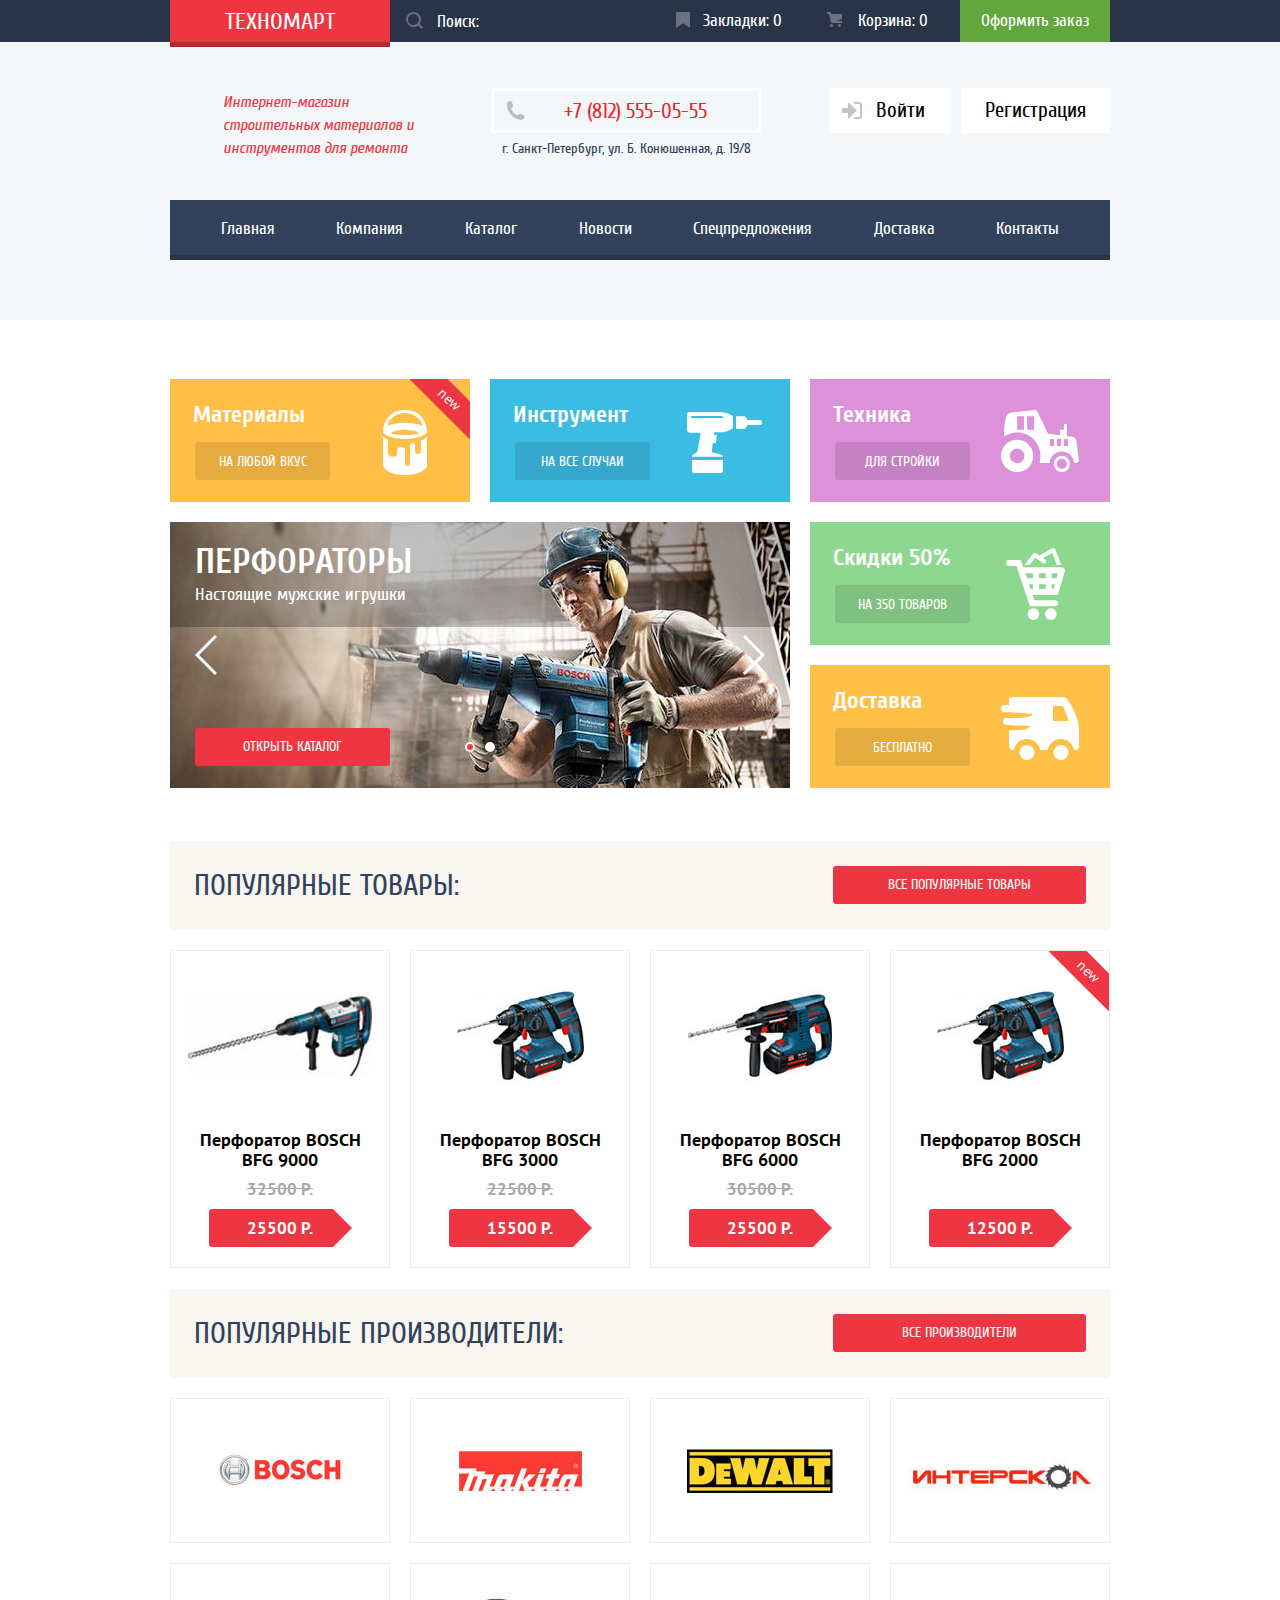
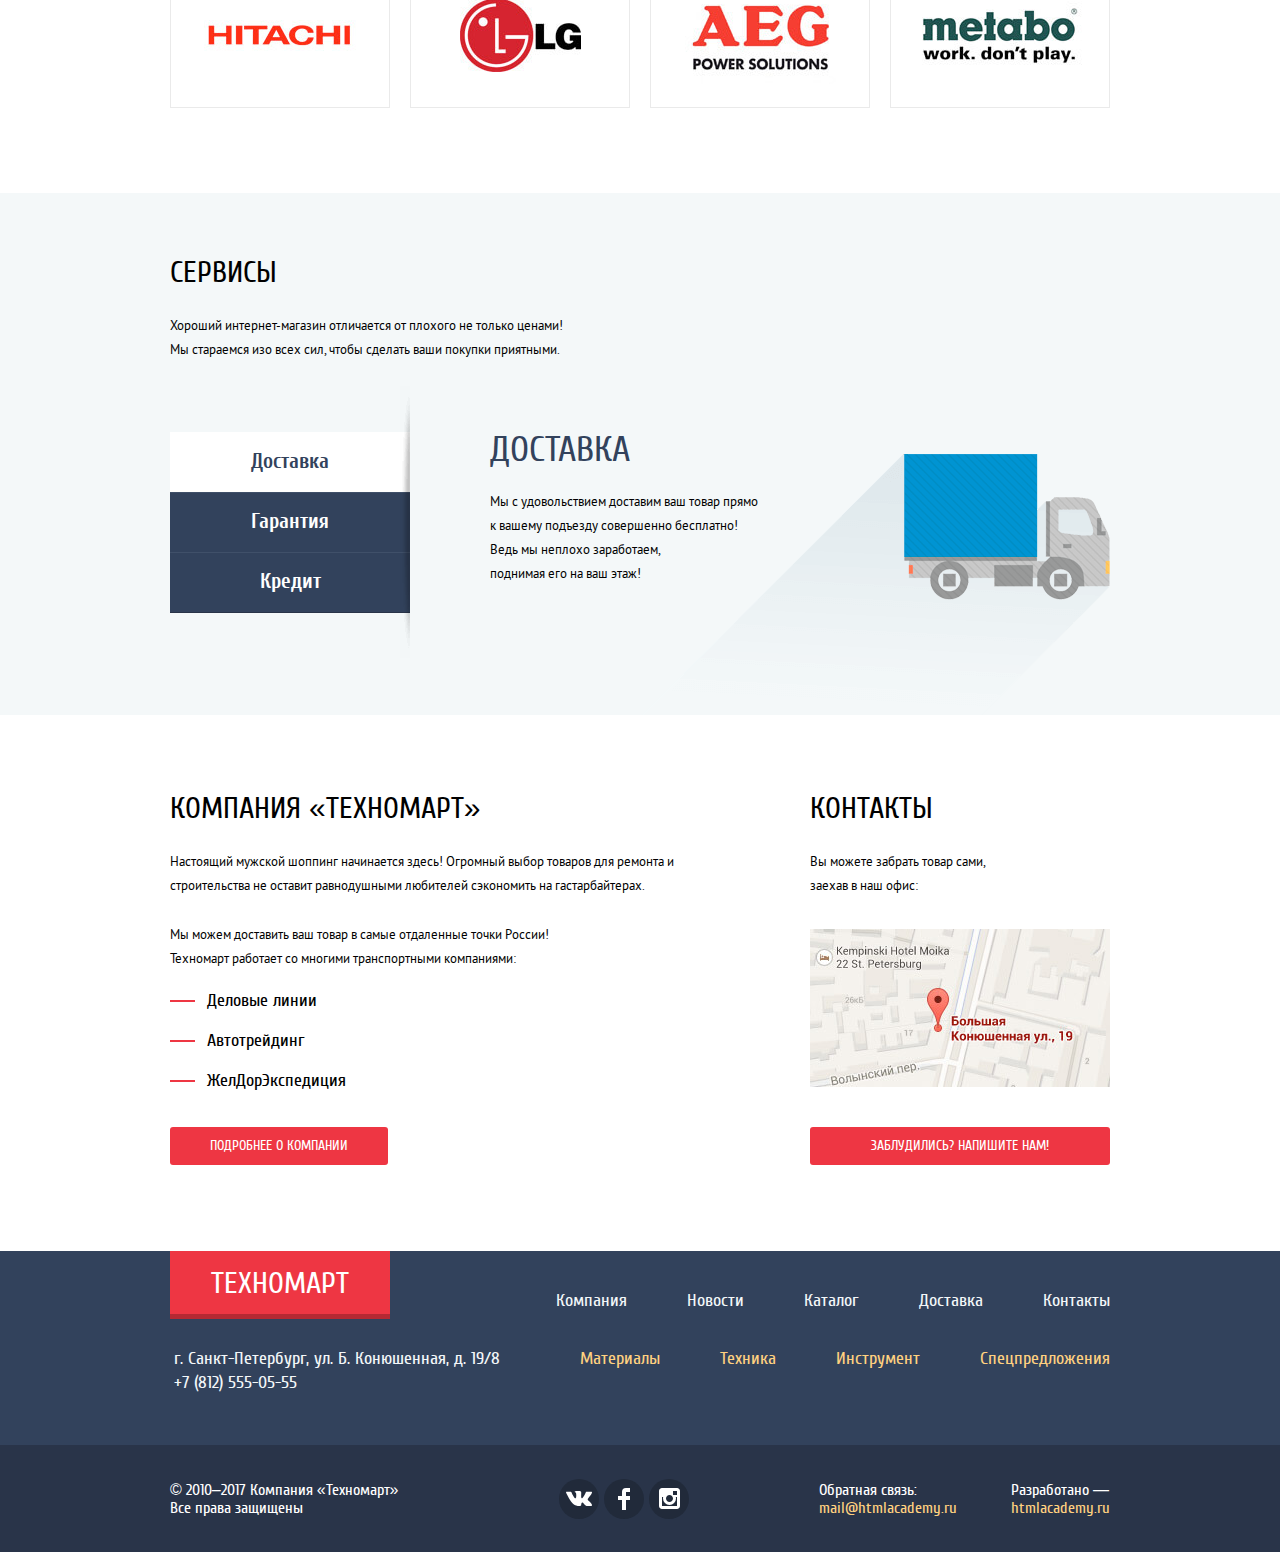
<file: index.html>
<!DOCTYPE html>
<html lang="ru">
<head>
	<meta charset="UTF-8">
	<title>technomart - ronir</title>
	<link rel="stylesheet" href="css/normalize-min.css">
	<link rel="stylesheet" href="css/style.css">
</head>
<body>
<header class="page-header">
	<nav class="user-nav">
		<div class="container">
			<a class="logo header-logo">Техномарт</a>
			<form class="form-search" action="/search" method="get" target="_blank">
				<input type="search" name="search-field" placeholder="Поиск:" aria-label="Поиск по сайту">
				<button>Поиск
					<svg xmlns="http://www.w3.org/2000/svg" width="17" height="17"><path d="M17 15.586l-3.542-3.542A7.465 7.465 0 0 0 15 7.5 7.5 7.5 0 1 0 7.5 15c1.71 0 3.282-.579 4.544-1.542L15.586 17 17 15.586zM2 7.5C2 4.467 4.467 2 7.5 2 10.532 2 13 4.467 13 7.5c0 3.032-2.468 5.5-5.5 5.5A5.506 5.506 0 0 1 2 7.5z"/></svg>
				</button>
			</form>
			<a href="#" class="user-nav-item user-nav-bookmarks">Закладки: <span>0</span></a>
			<a href="#" class="user-nav-item user-nav-basket">Корзина: <span>0</span></a>
			<a href="#" class="user-nav-item user-nav-checkout">Оформить заказ</a>
		</div>
	</nav>
	<div class="container">
		<div class="header-info">
			<p class="header-info-desc">Интернет-магазин строительных материалов и инструментов для ремонта</p>
			<div class="header-info-contacts">
				<p class="tel">
					<a href="tel:+78125550555">+7 (812) 555-05-55</a>
				</p>
				<p class="adds">г. Санкт-Петербург, ул. Б. Конюшенная, д. 19/8</p>
			</div>
			<button class="header-info-btn btn-sign-in" type="button">Войти</button>
			<button class="header-info-btn btn-sign-up" type="button">Регистрация</button>
		</div>
		<nav class="header-nav">
			<ul class="header-nav-list">
				<li class="header-nav-item"><a href="#">Главная</a></li>
				<li class="header-nav-item"><a href="#">Компания</a></li>
				<li class="header-nav-item"><a href="#">Каталог</a></li>
				<li class="header-nav-item"><a href="#">Новости</a></li>
				<li class="header-nav-item"><a href="#">Спецпредложения</a></li>
				<li class="header-nav-item"><a href="#">Доставка</a></li>
				<li class="header-nav-item"><a href="#">Контакты</a></li>
			</ul>
		</nav>
	</div>
</header>

<main>
	<h1 class="visually-hidden">Техномарт</h1>
	<div class="container">
		<section class="offers">
			<ul class="offers-list">
				<li class="offer-item offer-item-materials">
					<h3 class="offer-item-title">Материалы</h3>
					<a href="#" class="offer-item-btn">на любой вкус</a>
					<p class="new">new</p>
				</li>
				<li class="offer-item offer-item-tool">
					<h3 class="offer-item-title">Инструмент</h3>
					<a href="#" class="offer-item-btn">на все случаи</a>
				</li>
				<li class="offer-item offer-item-equipment">
					<h3 class="offer-item-title">Техника</h3>
					<a href="#" class="offer-item-btn">для стройки</a>
				</li>

				<li class="slider">
					<div class="slider-controls">
						<i class="dot" onclick="currentSlide(1)">Первый слайд</i>
						<i class="dot" onclick="currentSlide(2)">Второй слайд</i>
					</div>
					<ul class="slider-list">
						<li class="slider-item fade">
							<h3>Перфораторы</h3>
							<p>Настоящие мужские игрушки</p>
							<a class="slider-item-btn btn" href="catalog.html">Открыть каталог</a>
						</li>
						<li class="slider-item fade">
							<h3>Дрели</h3>
							<p>Соседям на радость!</p>
							<a class="slider-item-btn btn" href="#">Открыть каталог</a>
						</li>
					</ul>
					<button class="slider-prev" type="button" onclick="plusSlides(-1)" aria-label="Предыдущий слайд"></button>
					<button class="slider-next" type="button" onclick="plusSlides(1)" aria-label="Следующий слайд"></button>
				</li>

				<li class="offers-wrapper">
					<div class="offer-item offer-item-discounts">
						<h3 class="offer-item-title">Скидки 50%</h3>
						<a href="#" class="offer-item-btn">на 350 товаров</a>
					</div>
					<div class="offer-item offer-item-delivery">
						<h3 class="offer-item-title">Доставка</h3>
						<a href="#" class="offer-item-btn">бесплатно</a>
					</div>
				</li>
			</ul>
		</section>

		<section class="goods">
			<div class="popular-title">
				<h2>Популярные товары:</h2>
				<a href="#" class="btn">Все популярные товары</a>
			</div>

			<ul class="goods-list">
				<li class="good-item">
					<div class="img">
						<img src="img/product-32961.jpg" alt="Перфоратор BOSCH BFG 9000" width="184" height="164">
					</div>
					<h3 class="title">Перфоратор BOSCH BFG 9000</h3>
					<p class="discount">32500 Р.</p>
					<p class="price">25500 Р.</p>
					<button class="good-hover-btn btn-buy" type="button">Купить</button>
					<button class="good-hover-btn btn-bookmark" type="button">В закладки</button>
				</li>

				<li class="good-item">
					<div class="img">
						<img src="img/product-18927.jpg" alt="Перфоратор BOSCH BFG 3000" width="127" height="112">
					</div>
					<h3 class="title">Перфоратор BOSCH BFG 3000</h3>
					<p class="discount">22500 Р.</p>
					<p class="price">15500 Р.</p>
					<button class="good-hover-btn btn-buy" type="button">Купить</button>
					<button class="good-hover-btn btn-bookmark" type="button">В закладки</button>
				</li>

				<li class="good-item">
					<div class="img">
						<img src="img/product-945.jpg" alt="Перфоратор BOSCH BFG 6000" width="144" height="128">
					</div>
					<h3 class="title">Перфоратор BOSCH BFG 6000</h3>
					<p class="discount">30500 Р.</p>
					<p class="price">25500 Р.</p>
					<button class="good-hover-btn btn-buy" type="button">Купить</button>
					<button class="good-hover-btn btn-bookmark" type="button">В закладки</button>
				</li>

				<li class="good-item">
					<div class="img">
						<img src="img/product-18927.jpg" alt="Перфоратор BOSCH BFG 2000" width="127" height="112">
					</div>
					<h3 class="title">Перфоратор BOSCH BFG 2000</h3>
					<p class="price">12500 Р.</p>
					<button class="good-hover-btn btn-buy" type="button">Купить</button>
					<button class="good-hover-btn btn-bookmark" type="button">В закладки</button>
					<p class="new">new</p>
				</li>
			</ul>
		</section>

		<section class="manufacturers">
			<div class="popular-title">
				<h2>Популярные производители:</h2>
				<a href="#" class="btn">Все производители</a>
			</div>

			<ul class="manufacturers-list">
				<li class="manufacturer-item">
					<a href="#" class="manufacturer-link">
						<img src="img/bosch.jpg" alt="bosch" width="126" height="37">
					</a>
				</li>
				<li class="manufacturer-item">
					<a href="#" class="manufacturer-link">
						<img src="img/Makita.jpg" alt="Makita" width="123" height="40">
					</a>
				</li>
				<li class="manufacturer-item">
					<a href="#" class="manufacturer-link">
						<img src="img/DeWALT.jpg" alt="DeWALT" width="146" height="44">
					</a>
				</li>
				<li class="manufacturer-item">
					<a href="#" class="manufacturer-link">
						<img src="img/Interskol.jpg" alt="Interskol" width="200" height="88">
					</a>
				</li>
				<li class="manufacturer-item">
					<a href="#" class="manufacturer-link">
						<img src="img/Hitachi.jpg" alt="Hitachi" width="169" height="31">
					</a>
				</li>
				<li class="manufacturer-item">
					<a href="#" class="manufacturer-link">
						<img src="img/LG.jpg" alt="LG" width="121" height="73">
					</a>
				</li>
				<li class="manufacturer-item">
					<a href="#" class="manufacturer-link">
						<img src="img/AEG.jpg" alt="AEG" width="151" height="96">
					</a>
				</li>
				<li class="manufacturer-item">
					<a href="#" class="manufacturer-link">
						<img src="img/Metabo.jpg" alt="Metabo" width="204" height="69">
					</a>
				</li>
			</ul>
		</section>
	</div>

	<section class="services">
		<div class="container">
			<h2 class="services-title">Сервисы</h2>
			<p class="services-desc">Хороший интернет-магазин отличается от плохого не только ценами!<br>Мы стараемся изо всех сил, чтобы сделать ваши покупки приятными.</p>
			<div class="services-slider">
				<div class="services-links">
					<button class="services-link" type="button" onclick="currentServiceSlide(1)">Доставка</button>
					<button class="services-link" type="button" onclick="currentServiceSlide(2)">Гарантия</button>
					<button class="services-link" type="button" onclick="currentServiceSlide(3)">Кредит</button>
				</div>

				<ul class="services-slider-list">
					<li class="services-slider-item services-delivery fade">
						<h3>Доставка</h3>
						<p>Мы с удовольствием доставим ваш товар прямо к вашему подъезду совершенно бесплатно! Ведь мы неплохо заработаем,<br>поднимая его на ваш этаж!</p>
					</li>
					<li class="services-slider-item services-guarantee fade">
						<h3>Гарантия</h3>
						<p>Если купленый товар у нас поломается или заискрит,<br>а также в случае пожара, спровоцированного его возгоранием, вы всегда можете быть уверены в нашей гарантии. Мы обменяем сгоревшый товар на новый.<br>Дом уж восстановите как-нибудь сами.</p>
					</li>
					<li class="services-slider-item services-credit fade">
						<h3>Кредит</h3>
						<p>Залезть в долговую яму стало проще!<br>Кредитные консультанты придут вам на помощь.</p>
						<button class="btn" type="button">Отправить заявку</button>
					</li>
				</ul>
			</div>
		</div>
	</section>

	<div class="container">
		<div class="about-us-and-contacts">
			<section class="about-us">
				<h2>Компания «Техномарт»</h2>
				<p>Настоящий мужской шоппинг начинается здесь! Огромный выбор товаров для ремонта и строительства не оставит равнодушными любителей сэкономить на гастарбайтерах.</p>
				<p>Мы можем доставить ваш товар в самые отдаленные точки России!<br>Техномарт работает со многими транспортными компаниями:</p>
				<ul>
					<li>Деловые линии</li>
					<li>Автотрейдинг</li>
					<li>ЖелДорЭкспедиция</li>
				</ul>
				<a href="#" class="btn">Подробнее о компании</a>
			</section>

			<section class="contacts">
				<h2>Контакты</h2>
				<p>Вы можете забрать товар сами,<br>заехав в наш офис:</p>
				<a class="map-small" href="#">
					<img src="img/map-small.jpg" alt="ул. Большая Конюшенная 19/8, Санкт-Петербург" width="300" height="158">
				</a>
				<a href="#" class="btn btn-feedback">Заблудились? Напишите нам!</a>
			</section>
		</div>
	</div>
</main>

<footer class="page-footer">
	<div class="footer-top">
		<div class="container">
			<nav class="footer-nav">
				<a href="index.html" class="logo footer-logo">Техномарт</a>
				<ul class="footer-nav-list">
					<li class="footer-nav-item"><a href="#">Компания</a></li>
					<li class="footer-nav-item"><a href="#">Новости</a></li>
					<li class="footer-nav-item"><a href="#">Каталог</a></li>
					<li class="footer-nav-item"><a href="#">Доставка</a></li>
					<li class="footer-nav-item"><a href="#">Контакты</a></li>
				</ul>
			</nav>
			<nav class="footer-subnav">
				<p class="footer-address">г. Санкт-Петербург, ул. Б. Конюшенная, д. 19/8<br>+7 (812) 555-05-55</p>
				<ul class="footer-subnav-list">
					<li class="footer-subnav-item"><a href="#">Материалы</a></li>
					<li class="footer-subnav-item"><a href="#">Техника</a></li>
					<li class="footer-subnav-item"><a href="#">Инструмент</a></li>
					<li class="footer-subnav-item"><a href="#">Спецпредложения</a></li>
				</ul>
			</nav>
		</div>
	</div>

		<div class="footer-bottom">
			<div class="container">
				<p class="footer-copyright">© 2010–2017 Компания «Техномарт»<br>Все права защищены</p>
				<ul class="footer-links">
					<li>
						<a class="footer-link footer-link-vk" href="#" aria-label="Вконтакте">
							<img src="img/icons/icon-vk.svg" alt="Вконтакте" width="26" height="15">
						</a>
					</li>
					<li>
						<a class="footer-link footer-link-fb" href="#" aria-label="Фейсбук">
							<img src="img/icons/icon-fb.svg" alt="Фейсбук" width="12" height="22">
						</a>
					</li>
					<li>
						<a class="footer-link footer-link-in" href="#" aria-label="Инстаграм">
							<img src="img/icons/icon-insta.svg" alt="Инстаграм" width="21" height="21">
						</a>
					</li>
				</ul>
				<p class="feedback">Обратная связь:
					<a href="mailto:mail@htmlacademy.ru">mail@htmlacademy.ru</a>
				</p>
				<p class="developed-by">Разработано — 
					<a href="https://htmlacademy.ru/intensive/htmlcss">htmlacademy.ru</a>
				</p>
			</div>
		</div>
</footer>

<section class="modal-feedback">
	<h3 class="visually-hidden">Напишите нам</h3>
	<form class="form-feedback" action="https://echo.htmlacademy.ru" method="post" target="_blank">
		<div class="feedback-fields">
			<div class="feedback-item">
				<label for="feedback-name-field">Ваше имя:</label>
				<input id="feedback-name-field" placeholder="Представьтесь, пожалуйста" type="text" name="feedback-name-field">
			</div>
			<div class="feedback-item">
				<label for="feedback-email-field">Ваш e-mail:</label>
				<input id="feedback-email-field" placeholder="Для отправки ответа" type="email" name="feedback-email-field">
			</div>
			<div class="feedback-item">
				<label for="feedback-content-field">Текст письма:</label>
				<textarea id="feedback-content-field" placeholder="В свободной форме" name="feedback-content-field"></textarea>
			</div>
		</div>
		<div class="field-button">
			<button class="btn">Отправить</button>
		</div>
	</form>
	<button class="modal-close modal-close-feedback" type="button" aria-label="Закрыть окно"></button>
</section>

<section class="modal-map">
	<h2 class="visually-hidden">Как до нас добраться</h2>
	<iframe src="https://www.google.com/maps/embed?pb=!1m18!1m12!1m3!1d1998.5991043651586!2d30.320894616097!3d59.938794181876254!2m3!1f0!2f0!3f0!3m2!1i1024!2i768!4f13.1!3m3!1m2!1s0x4696310fca5ba729%3A0xea9c53d4493c879f!2z0JHQvtC70YzRiNCw0Y8g0JrQvtC90Y7RiNC10L3QvdCw0Y8g0YPQuy4sIDE5LCDQodCw0L3QutGCLdCf0LXRgtC10YDQsdGD0YDQsywg0KDQvtGB0ZbRjywgMTkxMTg2!5e0!3m2!1suk!2sua!4v1528229742240" width="940" height="446" allowfullscreen></iframe>
	<img src="img/map-big.jpg" alt="ул. Большая Конюшенная 19/8, Санкт-Петербург" width="940" height="446">
	<button class="modal-close modal-close-map" type="button" aria-label="Закрыть окно"></button>
</section>
<div class="modal-overlay"></div>

<script src="js/min-script.js"></script>
</body>
</html>
</file>
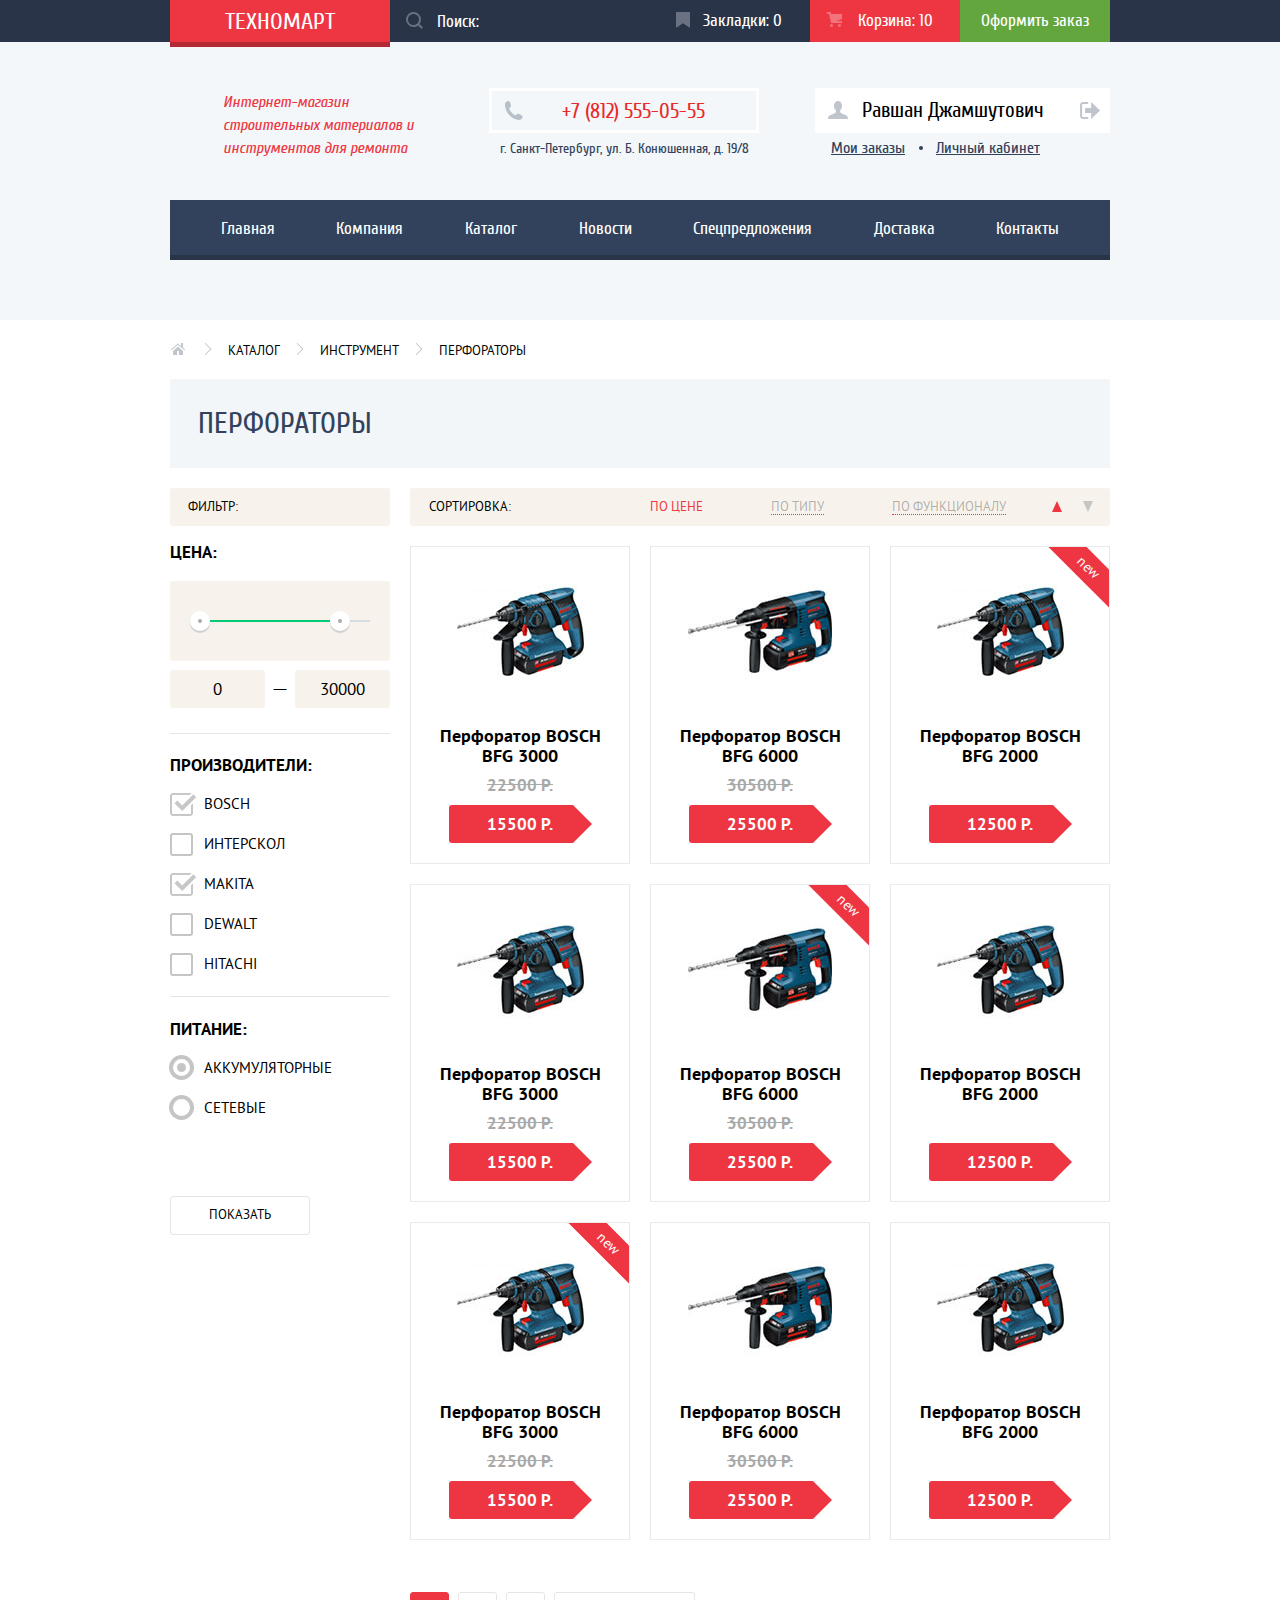
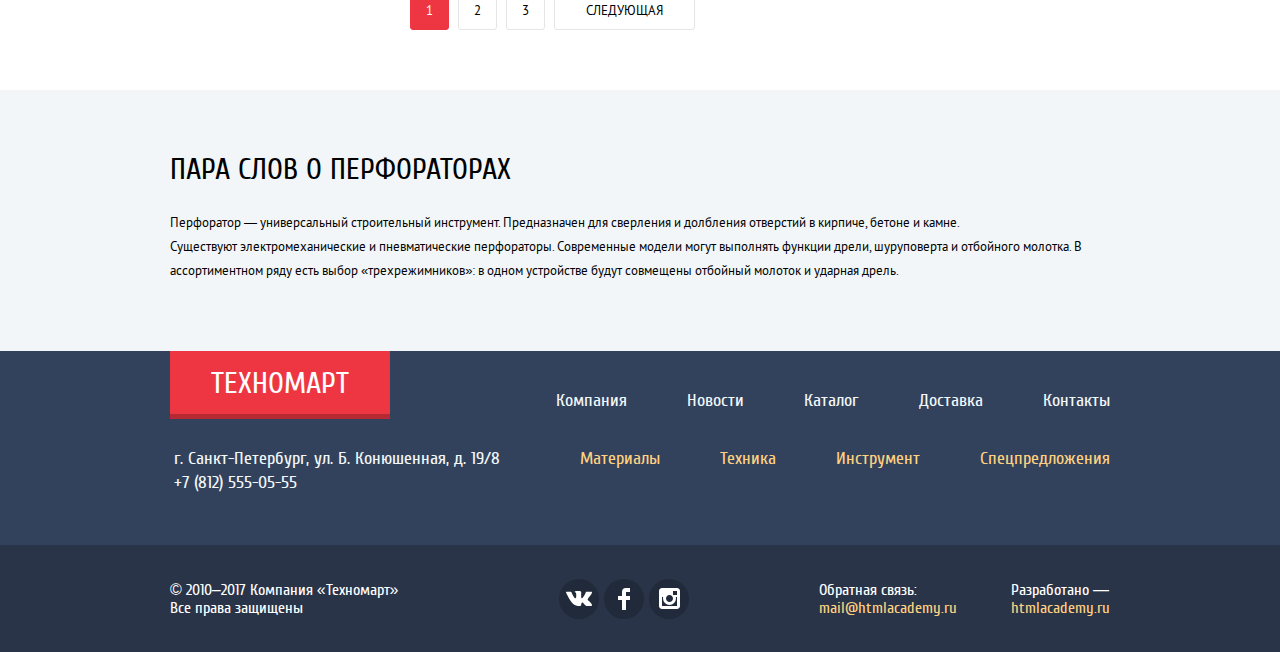
<file: catalog.html>
<!DOCTYPE html>
<html lang="ru">
<head>
	<meta charset="UTF-8">
	<title>technomart - catalog</title>
	<link rel="stylesheet" href="css/normalize-min.css">
	<link rel="stylesheet" href="css/style.css">
</head>
<body>
<header class="page-header">
	<nav class="user-nav">
		<div class="container">
			<a href="index.html" class="logo header-logo" title="На главную страницу">Техномарт</a>
			<form class="form-search" action="/search" method="get" target="_blank">
				<input type="search" name="search-field" placeholder="Поиск:" aria-label="Поиск по сайту">
				<button>Поиск
					<svg xmlns="http://www.w3.org/2000/svg" width="17" height="17"><path d="M17 15.586l-3.542-3.542A7.465 7.465 0 0 0 15 7.5 7.5 7.5 0 1 0 7.5 15c1.71 0 3.282-.579 4.544-1.542L15.586 17 17 15.586zM2 7.5C2 4.467 4.467 2 7.5 2 10.532 2 13 4.467 13 7.5c0 3.032-2.468 5.5-5.5 5.5A5.506 5.506 0 0 1 2 7.5z"/></svg>
				</button>
			</form>
			<a href="#" class="user-nav-item user-nav-bookmarks">Закладки: <span>0</span></a>
			<a href="#" class="user-nav-item user-nav-basket basket-full">Корзина: <span>10</span></a>
			<a href="#" class="user-nav-item user-nav-checkout">Оформить заказ</a>
		</div>
	</nav>
	<div class="container">
		<div class="header-info">
			<p class="header-info-desc">Интернет-магазин строительных материалов и инструментов для ремонта</p>
			<div class="header-info-contacts">
				<p class="tel">
					<a href="tel:+78125550555">+7 (812) 555-05-55</a>
				</p>
				<p class="adds">г. Санкт-Петербург, ул. Б. Конюшенная, д. 19/8</p>
			</div>
			<div class="profile">
				<a class="profile-name" href="user.html">Равшан Джамшутович</a>
				<a class="sign-out" href="#" aria-label="Выход">
					<img src="img/icons/icon-logout.svg" alt="Выход" width="21"	height="17">
				</a>
				<ul>
					<li class="profile-item"><a class="orders" href="#">Мои заказы</a></li>
					<li class="profile-item"><a class="cabinet" href="#">Личный кабинет</a></li>
				</ul>
			</div>
		</div>
		<nav class="header-nav">
			<ul class="header-nav-list">
				<li class="header-nav-item"><a href="index.html">Главная</a></li>
				<li class="header-nav-item"><a href="#">Компания</a></li>
				<li class="header-nav-item"><a href="#">Каталог</a></li>
				<li class="header-nav-item"><a href="#">Новости</a></li>
				<li class="header-nav-item"><a href="#">Спецпредложения</a></li>
				<li class="header-nav-item"><a href="#">Доставка</a></li>
				<li class="header-nav-item"><a href="#">Контакты</a></li>
			</ul>
		</nav>
	</div>
</header>

<main>
	<div class="container">
		<ul class="breadcrumbs">
			<li><a href="index.html" title="На главную страницу" aria-label="На главную страницу">
				<img src="img/icons/icon-home.svg" alt="На главную страницу" width="15" height="12">
			</a></li>
			<li><a href="#">Каталог</a></li>
			<li><a href="#">Инструмент</a></li>
			<li class="breadcrumb-current"><a>Перфораторы</a></li>
		</ul>

		<h1 class="catalog-title">Перфораторы</h1>

		<div class="catalog-columns">
			<section class="filter">
				<h3 class="filter-title">Фильтр:</h3>
				<form class="form-filter" action="https://echo.htmlacademy.ru" method="get">
					<fieldset class="filter-item filter-item-range">
						<legend>Цена:</legend>
						<div class="range-filter">
							<div class="range-controls">
								<div class="scale">
									<div class="bar"></div>
								</div>
								<div class="toggle toggle-min"></div>
								<div class="toggle toggle-max"></div>
							</div>
							<div class="price-controls">
								<label for="min-price" class="visually-hidden">
									<span>Цена от</span>
								</label>
								<input id="min-price" name="min-price" type="text" value="0"> — 
								<label for="max-price" class="visually-hidden">
									<span>Цена до</span>
								</label>
								<input id="max-price" name="max-price" type="text" value="30000">
							</div>
						</div>
					</fieldset>

					<fieldset class="filter-item filter-item-manufacturers">
						<legend>Производители:</legend>
						<ul>
							<li>
								<input class="visually-hidden" type="checkbox" id="filter-bosch" name="bosch" checked>
								<label for="filter-bosch">Bosch</label>
							</li>
							<li>
								<input class="visually-hidden" type="checkbox" id="filter-interskol" name="interskol">
								<label for="filter-interskol">Интерскол</label>
							</li>
							<li>
								<input class="visually-hidden" type="checkbox" id="filter-makita" name="makita" checked>
								<label for="filter-makita">Makita</label>
							</li>
							<li>
								<input class="visually-hidden" type="checkbox" id="filter-dewalt" name="dewalt">
								<label for="filter-dewalt">DeWALT</label>
							</li>
							<li>
								<input class="visually-hidden" type="checkbox" id="filter-hitachi" name="hitachi">
								<label for="filter-hitachi">Hitachi</label>
							</li>
						</ul>
					</fieldset>

					<fieldset class="filter-item filter-item-power">
						<legend>Питание:</legend>
						<ul>
							<li>
								<input class="visually-hidden" id="filter-accumulator" type="radio" name="power-group" value="accumulator" checked>
								<label for="filter-accumulator">Аккумуляторные</label>
							</li>
							<li>
								<input class="visually-hidden" id="filter-network" type="radio" name="power-group" value="network">
								<label for="filter-network">Сетевые</label>
							</li>
						</ul>
					</fieldset>
					<button class="filter-btn">Показать</button>
				</form>
			</section>

			<section class="catalog-perforators">
				<div class="filter-sort">
					<p>Сортировка:</p>
					<ul>
						<li><a href="#" class="active">По цене</a></li>
						<li><a href="#">По типу</a></li>
						<li><a href="#">По функционалу</a></li>
						<li><a href="#" class="arrow arrow-top active">по возрастанию</a></li>
						<li><a href="#" class="arrow arrow-bottom">по убыванию</a></li>
					</ul>
				</div>
				<h2 class="visually-hidden">Перфораторы</h2>
				<ul class="goods-list">
					<li class="good-item">
						<div class="img">
							<img src="img/product-18927.jpg" alt="Перфоратор BOSCH BFG 3000" width="127" height="112">
						</div>
						<h3 class="title">Перфоратор BOSCH BFG 3000</h3>
						<p class="discount">22500 Р.</p>
						<p class="price">15500 Р.</p>
						<button class="good-hover-btn btn-buy" type="button">Купить</button>
						<button class="good-hover-btn btn-bookmark" type="button">В закладки</button>
					</li>

					<li class="good-item">
						<div class="img">
							<img src="img/product-945.jpg" alt="Перфоратор BOSCH BFG 6000" width="144" height="128">
						</div>
						<h3 class="title">Перфоратор BOSCH BFG 6000</h3>
						<p class="discount">30500 Р.</p>
						<p class="price">25500 Р.</p>
						<button class="good-hover-btn btn-buy" type="button">Купить</button>
						<button class="good-hover-btn btn-bookmark" type="button">В закладки</button>
					</li>

					<li class="good-item">
						<div class="img">
							<img src="img/product-18927.jpg" alt="Перфоратор BOSCH BFG 2000" width="127" height="112">
						</div>
						<h3 class="title">Перфоратор BOSCH BFG 2000</h3>
						<p class="price">12500 Р.</p>
						<button class="good-hover-btn btn-buy" type="button">Купить</button>
						<button class="good-hover-btn btn-bookmark" type="button">В закладки</button>
						<p class="new">new</p>
					</li>

					<li class="good-item">
						<div class="img">
							<img src="img/product-18927.jpg" alt="Перфоратор BOSCH BFG 3000" width="127" height="112">
						</div>
						<h3 class="title">Перфоратор BOSCH BFG 3000</h3>
						<p class="discount">22500 Р.</p>
						<p class="price">15500 Р.</p>
						<button class="good-hover-btn btn-buy" type="button">Купить</button>
						<button class="good-hover-btn btn-bookmark" type="button">В закладки</button>
					</li>

					<li class="good-item">
						<div class="img">
							<img src="img/product-945.jpg" alt="Перфоратор BOSCH BFG 6000" width="144" height="128">
						</div>
						<h3 class="title">Перфоратор BOSCH BFG 6000</h3>
						<p class="discount">30500 Р.</p>
						<p class="price">25500 Р.</p>
						<button class="good-hover-btn btn-buy" type="button">Купить</button>
						<button class="good-hover-btn btn-bookmark" type="button">В закладки</button>
						<p class="new">new</p>
					</li>

					<li class="good-item">
						<div class="img">
							<img src="img/product-18927.jpg" alt="Перфоратор BOSCH BFG 2000" width="127" height="112">
						</div>
						<h3 class="title">Перфоратор BOSCH BFG 2000</h3>
						<p class="price">12500 Р.</p>
						<button class="good-hover-btn btn-buy" type="button">Купить</button>
						<button class="good-hover-btn btn-bookmark" type="button">В закладки</button>
					</li>

					<li class="good-item">
						<div class="img">
							<img src="img/product-18927.jpg" alt="Перфоратор BOSCH BFG 3000" width="127" height="112">
						</div>
						<h3 class="title">Перфоратор BOSCH BFG 3000</h3>
						<p class="discount">22500 Р.</p>
						<p class="price">15500 Р.</p>
						<button class="good-hover-btn btn-buy" type="button">Купить</button>
						<button class="good-hover-btn btn-bookmark" type="button">В закладки</button>
						<p class="new">new</p>
					</li>

					<li class="good-item">
						<div class="img">
							<img src="img/product-945.jpg" alt="Перфоратор BOSCH BFG 6000" width="144" height="128">
						</div>
						<h3 class="title">Перфоратор BOSCH BFG 6000</h3>
						<p class="discount">30500 Р.</p>
						<p class="price">25500 Р.</p>
						<button class="good-hover-btn btn-buy" type="button">Купить</button>
						<button class="good-hover-btn btn-bookmark" type="button">В закладки</button>
					</li>

					<li class="good-item">
						<div class="img">
							<img src="img/product-18927.jpg" alt="Перфоратор BOSCH BFG 2000" width="127" height="112">
						</div>
						<h3 class="title">Перфоратор BOSCH BFG 2000</h3>
						<p class="price">12500 Р.</p>
						<button class="good-hover-btn btn-buy" type="button">Купить</button>
						<button class="good-hover-btn btn-bookmark" type="button">В закладки</button>
					</li>
				</ul>

				<ul class="pagination-list">
					<li class="pagination-item"><a class="active">1</a></li>
					<li class="pagination-item"><a href="#">2</a></li>
					<li class="pagination-item"><a href="#">3</a></li>
					<li class="pagination-item"><a href="#">следующая</a></li>
				</ul>
			</section>
		</div>
	</div>

	<section class="perforator-info">
		<div class="container">
			<h2>Пара слов о перфораторах</h2>
			<p>Перфоратор — универсальный строительный инструмент. Предназначен для сверления и долбления отверстий в кирпиче, бетоне и камне.<br>Существуют электромеханические и пневматические перфораторы. Современные модели могут выполнять функции дрели, шуруповерта и отбойного молотка. В ассортиментном ряду есть выбор «трехрежимников»: в одном устройстве будут совмещены отбойный молоток и ударная дрель.</p>
		</div>
	</section>
</main>

<footer class="page-footer">
	<div class="footer-top">
		<div class="container">
			<nav class="footer-nav">
				<a href="index.html" class="logo footer-logo">Техномарт</a>
				<ul class="footer-nav-list">
					<li class="footer-nav-item"><a href="#">Компания</a></li>
					<li class="footer-nav-item"><a href="#">Новости</a></li>
					<li class="footer-nav-item"><a href="#">Каталог</a></li>
					<li class="footer-nav-item"><a href="#">Доставка</a></li>
					<li class="footer-nav-item"><a href="#">Контакты</a></li>
				</ul>
			</nav>
			<nav class="footer-subnav">
				<p class="footer-address">г. Санкт-Петербург, ул. Б. Конюшенная, д. 19/8<br>+7 (812) 555-05-55</p>
				<ul class="footer-subnav-list">
					<li class="footer-subnav-item"><a href="#">Материалы</a></li>
					<li class="footer-subnav-item"><a href="#">Техника</a></li>
					<li class="footer-subnav-item"><a href="#">Инструмент</a></li>
					<li class="footer-subnav-item"><a href="#">Спецпредложения</a></li>
				</ul>
			</nav>
		</div>
	</div>

		<div class="footer-bottom">
			<div class="container">
				<p class="footer-copyright">© 2010–2017 Компания «Техномарт»<br>Все права защищены</p>
				<ul class="footer-links">
					<li>
						<a class="footer-link footer-link-vk" href="#" aria-label="Вконтакте">
							<img src="img/icons/icon-vk.svg" alt="Вконтакте" width="26" height="15">
						</a>
					</li>
					<li>
						<a class="footer-link footer-link-fb" href="#" aria-label="Фейсбук">
							<img src="img/icons/icon-fb.svg" alt="Фейсбук" width="12" height="22">
						</a>
					</li>
					<li>
						<a class="footer-link footer-link-in" href="#" aria-label="Инстаграм">
							<img src="img/icons/icon-insta.svg" alt="Инстаграм" width="21" height="21">
						</a>
					</li>
				</ul>
				<p class="feedback">Обратная связь:
					<a href="mailto:mail@htmlacademy.ru">mail@htmlacademy.ru</a>
				</p>
				<p class="developed-by">Разработано — 
					<a href="https://htmlacademy.ru/intensive/htmlcss">htmlacademy.ru</a>
				</p>
			</div>
		</div>
</footer>

<section class="modal-added">
	<h3>Товар добавлен в корзину!</h3>
	<div class="field-buttons">
		<button class="btn btn-checkout" type="button">Оформить заказ</button>
		<button class="btn btn-continue" type="button">Продолжить покупки</button>
	</div>
	<button class="modal-close modal-close-added" type="button" aria-label="Закрыть окно"></button>
</section>
<div class="modal-overlay"></div>

<script src="js/min-script-catalog.js"></script>
</body>
</html>
</file>
<file: css/style.css>
@font-face{font-family:"PT Sans Regular";font-weight:400;font-style:normal;src:local("PT Sans"),local("PTSans-Regular"),url("../fonts/ptsans.woff2") format("woff2"),url("../fonts/ptsans.woff") format("woff")}@font-face{font-family:"PT Sans Bold";font-weight:400;font-style:normal;src:local("PT Sans Bold"),local("PTSans-Bold"),url("../fonts/ptsansbold.woff2") format("woff2"),url("../fonts/ptsansbold.woff") format("woff")}@font-face{font-family:"CuprumRegular";font-weight:400;font-style:normal;src:local("Cuprum"),local("Cuprum-Regular"),url("../fonts/cuprum.woff2") format("woff2"),url("../fonts/cuprum.woff") format("woff")}@font-face{font-family:"CuprumBold";font-weight:400;font-style:normal;src:local("Cuprum Bold"),local("Cuprum-Bold"),url("../fonts/cuprumbold.woff2") format("woff2"),url("../fonts/cuprumbold.woff") format("woff")}@font-face{font-family:"CuprumItalic";font-weight:400;font-style:normal;src:local("Cuprum Italic"),local("Cuprum-Italic"),url("../fonts/cuprumitalic.woff2") format("woff2"),url("../fonts/cuprumitalic.woff") format("woff")}@font-face{font-family:"CuprumBoldItalic";font-weight:400;font-style:normal;src:local("Cuprum Bold Italic"),local("Cuprum-Bold-Italic"),url("../fonts/cuprumbolditalic.woff2") format("woff2"),url("../fonts/cuprumbolditalic.woff") format("woff")}@-webkit-keyframes fade{from{opacity:.4}to{opacity:1}}@keyframes fade{from{opacity:.4}to{opacity:1}}@-webkit-keyframes shake{0%,
	100%{-webkit-transform:translateX(0);transform:translateX(0)}10%,
	30%,
	50%,
	70%,
	90%{-webkit-transform:translateX(-10px);transform:translateX(-10px)}20%,
	40%,
	60%,
	80%{-webkit-transform:translateX(10px);transform:translateX(10px)}}@keyframes shake{0%,
	100%{-webkit-transform:translateX(0);transform:translateX(0)}10%,
	30%,
	50%,
	70%,
	90%{-webkit-transform:translateX(-10px);transform:translateX(-10px)}20%,
	40%,
	60%,
	80%{-webkit-transform:translateX(10px);transform:translateX(10px)}}@-webkit-keyframes jelly{0%{-webkit-transform:matrix3d(0.1, 0, 0, 0, 0, 0.1, 0, 0, 0, 0, 1, 0, 0, 0, 0, 1);transform:matrix3d(0.1, 0, 0, 0, 0, 0.1, 0, 0, 0, 0, 1, 0, 0, 0, 0, 1)}3.4%{-webkit-transform:matrix3d(0.384, 0, 0, 0, 0, 0.466, 0, 0, 0, 0, 1, 0, 0, 0, 0, 1);transform:matrix3d(0.384, 0, 0, 0, 0, 0.466, 0, 0, 0, 0, 1, 0, 0, 0, 0, 1)}4.7%{-webkit-transform:matrix3d(0.505, 0, 0, 0, 0, 0.639, 0, 0, 0, 0, 1, 0, 0, 0, 0, 1);transform:matrix3d(0.505, 0, 0, 0, 0, 0.639, 0, 0, 0, 0, 1, 0, 0, 0, 0, 1)}6.81%{-webkit-transform:matrix3d(0.693, 0, 0, 0, 0, 0.904, 0, 0, 0, 0, 1, 0, 0, 0, 0, 1);transform:matrix3d(0.693, 0, 0, 0, 0, 0.904, 0, 0, 0, 0, 1, 0, 0, 0, 0, 1)}9.41%{-webkit-transform:matrix3d(0.895, 0, 0, 0, 0, 1.151, 0, 0, 0, 0, 1, 0, 0, 0, 0, 1);transform:matrix3d(0.895, 0, 0, 0, 0, 1.151, 0, 0, 0, 0, 1, 0, 0, 0, 0, 1)}10.21%{-webkit-transform:matrix3d(0.947, 0, 0, 0, 0, 1.204, 0, 0, 0, 0, 1, 0, 0, 0, 0, 1);transform:matrix3d(0.947, 0, 0, 0, 0, 1.204, 0, 0, 0, 0, 1, 0, 0, 0, 0, 1)}13.61%{-webkit-transform:matrix3d(1.111, 0, 0, 0, 0, 1.299, 0, 0, 0, 0, 1, 0, 0, 0, 0, 1);transform:matrix3d(1.111, 0, 0, 0, 0, 1.299, 0, 0, 0, 0, 1, 0, 0, 0, 0, 1)}14.11%{-webkit-transform:matrix3d(1.127, 0, 0, 0, 0, 1.298, 0, 0, 0, 0, 1, 0, 0, 0, 0, 1);transform:matrix3d(1.127, 0, 0, 0, 0, 1.298, 0, 0, 0, 0, 1, 0, 0, 0, 0, 1)}17.52%{-webkit-transform:matrix3d(1.187, 0, 0, 0, 0, 1.216, 0, 0, 0, 0, 1, 0, 0, 0, 0, 1);transform:matrix3d(1.187, 0, 0, 0, 0, 1.216, 0, 0, 0, 0, 1, 0, 0, 0, 0, 1)}18.72%{-webkit-transform:matrix3d(1.191, 0, 0, 0, 0, 1.169, 0, 0, 0, 0, 1, 0, 0, 0, 0, 1);transform:matrix3d(1.191, 0, 0, 0, 0, 1.169, 0, 0, 0, 0, 1, 0, 0, 0, 0, 1)}21.32%{-webkit-transform:matrix3d(1.177, 0, 0, 0, 0, 1.062, 0, 0, 0, 0, 1, 0, 0, 0, 0, 1);transform:matrix3d(1.177, 0, 0, 0, 0, 1.062, 0, 0, 0, 0, 1, 0, 0, 0, 0, 1)}24.32%{-webkit-transform:matrix3d(1.135, 0, 0, 0, 0, 0.964, 0, 0, 0, 0, 1, 0, 0, 0, 0, 1);transform:matrix3d(1.135, 0, 0, 0, 0, 0.964, 0, 0, 0, 0, 1, 0, 0, 0, 0, 1)}25.23%{-webkit-transform:matrix3d(1.121, 0, 0, 0, 0, 0.944, 0, 0, 0, 0, 1, 0, 0, 0, 0, 1);transform:matrix3d(1.121, 0, 0, 0, 0, 0.944, 0, 0, 0, 0, 1, 0, 0, 0, 0, 1)}29.03%{-webkit-transform:matrix3d(1.057, 0, 0, 0, 0, 0.907, 0, 0, 0, 0, 1, 0, 0, 0, 0, 1);transform:matrix3d(1.057, 0, 0, 0, 0, 0.907, 0, 0, 0, 0, 1, 0, 0, 0, 0, 1)}29.93%{-webkit-transform:matrix3d(1.043, 0, 0, 0, 0, 0.909, 0, 0, 0, 0, 1, 0, 0, 0, 0, 1);transform:matrix3d(1.043, 0, 0, 0, 0, 0.909, 0, 0, 0, 0, 1, 0, 0, 0, 0, 1)}35.54%{-webkit-transform:matrix3d(0.981, 0, 0, 0, 0, 0.966, 0, 0, 0, 0, 1, 0, 0, 0, 0, 1);transform:matrix3d(0.981, 0, 0, 0, 0, 0.966, 0, 0, 0, 0, 1, 0, 0, 0, 0, 1)}36.74%{-webkit-transform:matrix3d(0.974, 0, 0, 0, 0, 0.981, 0, 0, 0, 0, 1, 0, 0, 0, 0, 1);transform:matrix3d(0.974, 0, 0, 0, 0, 0.981, 0, 0, 0, 0, 1, 0, 0, 0, 0, 1)}41.04%{-webkit-transform:matrix3d(0.965, 0, 0, 0, 0, 1.02, 0, 0, 0, 0, 1, 0, 0, 0, 0, 1);transform:matrix3d(0.965, 0, 0, 0, 0, 1.02, 0, 0, 0, 0, 1, 0, 0, 0, 0, 1)}44.44%{-webkit-transform:matrix3d(0.969, 0, 0, 0, 0, 1.029, 0, 0, 0, 0, 1, 0, 0, 0, 0, 1);transform:matrix3d(0.969, 0, 0, 0, 0, 1.029, 0, 0, 0, 0, 1, 0, 0, 0, 0, 1)}52.15%{-webkit-transform:matrix3d(0.992, 0, 0, 0, 0, 1.006, 0, 0, 0, 0, 1, 0, 0, 0, 0, 1);transform:matrix3d(0.992, 0, 0, 0, 0, 1.006, 0, 0, 0, 0, 1, 0, 0, 0, 0, 1)}59.86%{-webkit-transform:matrix3d(1.005, 0, 0, 0, 0, 0.991, 0, 0, 0, 0, 1, 0, 0, 0, 0, 1);transform:matrix3d(1.005, 0, 0, 0, 0, 0.991, 0, 0, 0, 0, 1, 0, 0, 0, 0, 1)}63.26%{-webkit-transform:matrix3d(1.007, 0, 0, 0, 0, 0.993, 0, 0, 0, 0, 1, 0, 0, 0, 0, 1);transform:matrix3d(1.007, 0, 0, 0, 0, 0.993, 0, 0, 0, 0, 1, 0, 0, 0, 0, 1)}75.28%{-webkit-transform:matrix3d(1.001, 0, 0, 0, 0, 1.003, 0, 0, 0, 0, 1, 0, 0, 0, 0, 1);transform:matrix3d(1.001, 0, 0, 0, 0, 1.003, 0, 0, 0, 0, 1, 0, 0, 0, 0, 1)}85.49%{-webkit-transform:matrix3d(0.999, 0, 0, 0, 0, 1, 0, 0, 0, 0, 1, 0, 0, 0, 0, 1);transform:matrix3d(0.999, 0, 0, 0, 0, 1, 0, 0, 0, 0, 1, 0, 0, 0, 0, 1)}90.69%{-webkit-transform:matrix3d(0.999, 0, 0, 0, 0, 0.999, 0, 0, 0, 0, 1, 0, 0, 0, 0, 1);transform:matrix3d(0.999, 0, 0, 0, 0, 0.999, 0, 0, 0, 0, 1, 0, 0, 0, 0, 1)}100%{-webkit-transform:matrix3d(1, 0, 0, 0, 0, 1, 0, 0, 0, 0, 1, 0, 0, 0, 0, 1);transform:matrix3d(1, 0, 0, 0, 0, 1, 0, 0, 0, 0, 1, 0, 0, 0, 0, 1)}}@keyframes jelly{0%{-webkit-transform:matrix3d(0.1, 0, 0, 0, 0, 0.1, 0, 0, 0, 0, 1, 0, 0, 0, 0, 1);transform:matrix3d(0.1, 0, 0, 0, 0, 0.1, 0, 0, 0, 0, 1, 0, 0, 0, 0, 1)}3.4%{-webkit-transform:matrix3d(0.384, 0, 0, 0, 0, 0.466, 0, 0, 0, 0, 1, 0, 0, 0, 0, 1);transform:matrix3d(0.384, 0, 0, 0, 0, 0.466, 0, 0, 0, 0, 1, 0, 0, 0, 0, 1)}4.7%{-webkit-transform:matrix3d(0.505, 0, 0, 0, 0, 0.639, 0, 0, 0, 0, 1, 0, 0, 0, 0, 1);transform:matrix3d(0.505, 0, 0, 0, 0, 0.639, 0, 0, 0, 0, 1, 0, 0, 0, 0, 1)}6.81%{-webkit-transform:matrix3d(0.693, 0, 0, 0, 0, 0.904, 0, 0, 0, 0, 1, 0, 0, 0, 0, 1);transform:matrix3d(0.693, 0, 0, 0, 0, 0.904, 0, 0, 0, 0, 1, 0, 0, 0, 0, 1)}9.41%{-webkit-transform:matrix3d(0.895, 0, 0, 0, 0, 1.151, 0, 0, 0, 0, 1, 0, 0, 0, 0, 1);transform:matrix3d(0.895, 0, 0, 0, 0, 1.151, 0, 0, 0, 0, 1, 0, 0, 0, 0, 1)}10.21%{-webkit-transform:matrix3d(0.947, 0, 0, 0, 0, 1.204, 0, 0, 0, 0, 1, 0, 0, 0, 0, 1);transform:matrix3d(0.947, 0, 0, 0, 0, 1.204, 0, 0, 0, 0, 1, 0, 0, 0, 0, 1)}13.61%{-webkit-transform:matrix3d(1.111, 0, 0, 0, 0, 1.299, 0, 0, 0, 0, 1, 0, 0, 0, 0, 1);transform:matrix3d(1.111, 0, 0, 0, 0, 1.299, 0, 0, 0, 0, 1, 0, 0, 0, 0, 1)}14.11%{-webkit-transform:matrix3d(1.127, 0, 0, 0, 0, 1.298, 0, 0, 0, 0, 1, 0, 0, 0, 0, 1);transform:matrix3d(1.127, 0, 0, 0, 0, 1.298, 0, 0, 0, 0, 1, 0, 0, 0, 0, 1)}17.52%{-webkit-transform:matrix3d(1.187, 0, 0, 0, 0, 1.216, 0, 0, 0, 0, 1, 0, 0, 0, 0, 1);transform:matrix3d(1.187, 0, 0, 0, 0, 1.216, 0, 0, 0, 0, 1, 0, 0, 0, 0, 1)}18.72%{-webkit-transform:matrix3d(1.191, 0, 0, 0, 0, 1.169, 0, 0, 0, 0, 1, 0, 0, 0, 0, 1);transform:matrix3d(1.191, 0, 0, 0, 0, 1.169, 0, 0, 0, 0, 1, 0, 0, 0, 0, 1)}21.32%{-webkit-transform:matrix3d(1.177, 0, 0, 0, 0, 1.062, 0, 0, 0, 0, 1, 0, 0, 0, 0, 1);transform:matrix3d(1.177, 0, 0, 0, 0, 1.062, 0, 0, 0, 0, 1, 0, 0, 0, 0, 1)}24.32%{-webkit-transform:matrix3d(1.135, 0, 0, 0, 0, 0.964, 0, 0, 0, 0, 1, 0, 0, 0, 0, 1);transform:matrix3d(1.135, 0, 0, 0, 0, 0.964, 0, 0, 0, 0, 1, 0, 0, 0, 0, 1)}25.23%{-webkit-transform:matrix3d(1.121, 0, 0, 0, 0, 0.944, 0, 0, 0, 0, 1, 0, 0, 0, 0, 1);transform:matrix3d(1.121, 0, 0, 0, 0, 0.944, 0, 0, 0, 0, 1, 0, 0, 0, 0, 1)}29.03%{-webkit-transform:matrix3d(1.057, 0, 0, 0, 0, 0.907, 0, 0, 0, 0, 1, 0, 0, 0, 0, 1);transform:matrix3d(1.057, 0, 0, 0, 0, 0.907, 0, 0, 0, 0, 1, 0, 0, 0, 0, 1)}29.93%{-webkit-transform:matrix3d(1.043, 0, 0, 0, 0, 0.909, 0, 0, 0, 0, 1, 0, 0, 0, 0, 1);transform:matrix3d(1.043, 0, 0, 0, 0, 0.909, 0, 0, 0, 0, 1, 0, 0, 0, 0, 1)}35.54%{-webkit-transform:matrix3d(0.981, 0, 0, 0, 0, 0.966, 0, 0, 0, 0, 1, 0, 0, 0, 0, 1);transform:matrix3d(0.981, 0, 0, 0, 0, 0.966, 0, 0, 0, 0, 1, 0, 0, 0, 0, 1)}36.74%{-webkit-transform:matrix3d(0.974, 0, 0, 0, 0, 0.981, 0, 0, 0, 0, 1, 0, 0, 0, 0, 1);transform:matrix3d(0.974, 0, 0, 0, 0, 0.981, 0, 0, 0, 0, 1, 0, 0, 0, 0, 1)}41.04%{-webkit-transform:matrix3d(0.965, 0, 0, 0, 0, 1.02, 0, 0, 0, 0, 1, 0, 0, 0, 0, 1);transform:matrix3d(0.965, 0, 0, 0, 0, 1.02, 0, 0, 0, 0, 1, 0, 0, 0, 0, 1)}44.44%{-webkit-transform:matrix3d(0.969, 0, 0, 0, 0, 1.029, 0, 0, 0, 0, 1, 0, 0, 0, 0, 1);transform:matrix3d(0.969, 0, 0, 0, 0, 1.029, 0, 0, 0, 0, 1, 0, 0, 0, 0, 1)}52.15%{-webkit-transform:matrix3d(0.992, 0, 0, 0, 0, 1.006, 0, 0, 0, 0, 1, 0, 0, 0, 0, 1);transform:matrix3d(0.992, 0, 0, 0, 0, 1.006, 0, 0, 0, 0, 1, 0, 0, 0, 0, 1)}59.86%{-webkit-transform:matrix3d(1.005, 0, 0, 0, 0, 0.991, 0, 0, 0, 0, 1, 0, 0, 0, 0, 1);transform:matrix3d(1.005, 0, 0, 0, 0, 0.991, 0, 0, 0, 0, 1, 0, 0, 0, 0, 1)}63.26%{-webkit-transform:matrix3d(1.007, 0, 0, 0, 0, 0.993, 0, 0, 0, 0, 1, 0, 0, 0, 0, 1);transform:matrix3d(1.007, 0, 0, 0, 0, 0.993, 0, 0, 0, 0, 1, 0, 0, 0, 0, 1)}75.28%{-webkit-transform:matrix3d(1.001, 0, 0, 0, 0, 1.003, 0, 0, 0, 0, 1, 0, 0, 0, 0, 1);transform:matrix3d(1.001, 0, 0, 0, 0, 1.003, 0, 0, 0, 0, 1, 0, 0, 0, 0, 1)}85.49%{-webkit-transform:matrix3d(0.999, 0, 0, 0, 0, 1, 0, 0, 0, 0, 1, 0, 0, 0, 0, 1);transform:matrix3d(0.999, 0, 0, 0, 0, 1, 0, 0, 0, 0, 1, 0, 0, 0, 0, 1)}90.69%{-webkit-transform:matrix3d(0.999, 0, 0, 0, 0, 0.999, 0, 0, 0, 0, 1, 0, 0, 0, 0, 1);transform:matrix3d(0.999, 0, 0, 0, 0, 0.999, 0, 0, 0, 0, 1, 0, 0, 0, 0, 1)}100%{-webkit-transform:matrix3d(1, 0, 0, 0, 0, 1, 0, 0, 0, 0, 1, 0, 0, 0, 0, 1);transform:matrix3d(1, 0, 0, 0, 0, 1, 0, 0, 0, 0, 1, 0, 0, 0, 0, 1)}}*,*::before,*::after{box-sizing:inherit}a{text-decoration:none}ul{margin:0;padding:0;list-style:none}img{max-width:100%;height:auto}.container{width:960px;margin:0 auto;padding:0 10px}.visually-hidden:not(:focus):not(:active),input[type="checkbox"].visually-hidden,input[type="radio"].visually-hidden{position:absolute;width:1px;height:1px;margin:-1px;border:0;padding:0;white-space:nowrap;-webkit-clip-path:inset(100%);clip-path:inset(100%);clip:rect(0 0 0 0);overflow:hidden}.btn{display:inline-block;vertical-align:middle;padding:10px 48px;font-size:14px;line-height:18px;text-transform:uppercase;color:#fff;background-color:#ee3643;border:none;border-radius:3px;cursor:pointer;transition:background-color .3s}.btn:hover,.btn:focus{background-color:#ca2c37}.btn:active{background-color:#ba2732}body{margin:0;padding:0;box-sizing:border-box;font-family:"CuprumRegular", "Arial", sans-serif;font-size:13px;line-height:24px;font-weight:400;color:#000;background-color:#fff}.page-header{padding-bottom:60px;background-color:#f3f7f9}.user-nav{background-color:#293449}.user-nav .container{display:flex;height:42px}.logo{display:inline-block;width:220px;vertical-align:middle;text-transform:uppercase;text-align:center;color:#fff;background-color:#ee3643;box-shadow:inset 0 -5px rgba(0,0,0,0.24);transition:background-color .3s}.logo[href]:hover,.logo[href]:focus{background-color:#ca2c37}.logo[href]:active{background-color:#ba2732}.header-logo{padding:10px 0;height:47px;font-size:24px;line-height:24px}.footer-logo{padding:18px 0;height:68px;font-size:30px;line-height:30px}.form-search{position:relative}.form-search input{display:block;width:270px;height:100%;padding-left:47px;font-family:inherit;font-size:17px;line-height:18px;color:#000;background-color:transparent;border:none;transition:background-color .3s}.form-search input:hover{background-color:#212a3a}.form-search input:focus{background-color:#fff}.form-search input::-webkit-input-placeholder{font-size:17px;line-height:18px;color:#fff}.form-search input:-ms-input-placeholder{font-size:17px;line-height:18px;color:#fff}.form-search input::-ms-input-placeholder{font-size:17px;line-height:18px;color:#fff}.form-search input::placeholder{font-size:17px;line-height:18px;color:#fff}.form-search button{position:absolute;top:-1px;left:1px;height:100%;width:47px;font-size:0;background-color:transparent;border:none;cursor:pointer}.form-search button svg{fill:rgba(255,255,255,0.3)}.form-search button:hover svg,.form-search button:focus svg{fill:#fff}.form-search button:active svg{fill:rgba(255,255,255,0.5)}.form-search input:focus ~ button svg{fill:#ee3643}.user-nav-item{width:150px;font-size:17px;line-height:42px;color:#fff;transition:background-color .2s}.user-nav-item:hover,.user-nav-item:focus{background-color:#212a3a}.user-nav-item:active{color:rgba(255,255,255,0.6);background-color:#161d29}.user-nav-bookmarks{position:relative;padding-left:43px}.user-nav-bookmarks::before{content:url(../img/icons/icon-bookmark.svg);position:absolute;top:2px;left:16px;width:14px;height:16px;opacity:.3;transition:opacity .2s}.user-nav-bookmarks:hover::before,.user-nav-bookmarks:focus::before{opacity:1}.user-nav-bookmarks:active::before{opacity:.5}.user-nav-basket{position:relative;padding-left:48px}.user-nav-basket::before{content:url(../img/icons/icon-basket.svg);position:absolute;top:1px;left:17px;width:15px;height:15px;opacity:.3;transition:opacity .2s}.user-nav-basket:hover::before,.user-nav-basket:focus::before{opacity:1}.user-nav-basket:active::before{opacity:.5}.user-nav-checkout{text-align:center;background-color:#63a63e}.user-nav-checkout:hover,.user-nav-checkout:focus{background-color:#5fbb2d}.user-nav-checkout:active{color:rgba(255,255,255,0.5);background-color:#518534}.header-info{display:flex;justify-content:space-between;padding:46px 0 39px 53px}.header-info-desc{margin:0;margin-top:3px;width:210px;font-family:"CuprumItalic", "Arial", sans-serif;font-size:16px;line-height:23px;color:#ee3643}.header-info-contacts{margin:0 auto}.header-info-contacts .tel{position:relative;margin:0;margin-bottom:4px;width:270px;height:45px;padding:10px 0 10px 70px;border:3px solid #fff}.header-info-contacts .tel::before{content:url(../img/icons/icon-phone.svg);position:absolute;top:10px;left:12px;width:19px;height:19px}.header-info-contacts .tel a{font-size:21px;line-height:21px;color:#e9292a}.header-info-contacts .adds{margin:0;font-size:14px;text-align:center;color:#32425c}.header-info-btn{margin-left:10px;height:45px;font-family:inherit;font-size:21px;line-height:21px;background-color:#fff;border:none;cursor:pointer;transition:color .2s}.header-info-btn:hover,.header-info-btn:focus{color:#ee3643}.header-info-btn:active{color:rgba(0,0,0,0.3)}.profile-name,.sign-out{display:inline-block;margin-bottom:4px;height:45px;vertical-align:middle;font-size:21px;line-height:21px;color:#000;background-color:#fff}.profile-name{position:relative;padding:12px 26px 12px 47px}.profile-name:active{color:rgba(0,0,0,0.3)}.profile-name::before{content:url(../img/icons/icon-user.svg);position:absolute;top:13px;left:13px;width:20px;height:18px;opacity:.3;transition:opacity .2s}.profile-name:hover::before,.profile-name:focus::before{opacity:1}.profile-name:active::before{opacity:.3}.sign-out{margin-left:-4px;padding:14px 10px}.sign-out img{opacity:.3;transition:opacity .2s}.sign-out:hover img,.sign-out:focus img{opacity:1}.sign-out:active img{opacity:.3}.orders,.cabinet{font-size:16px;line-height:18px;text-decoration:underline;color:#32425c}.orders:hover,.orders:focus,.cabinet:hover,.cabinet:focus{color:#ee3643}.orders:active,.cabinet:active{color:rgba(50,66,92,0.3)}.profile ul{display:flex}.profile-item:first-child{margin-left:16px}.profile-item:first-child::after{content:"";display:inline-block;margin:3px 13px 3px 14px;width:4px;height:4px;background-color:#32425c;border-radius:50%}.btn-sign-in{position:relative;padding:0 26px 0 47px}.btn-sign-in::before{content:url(../img/icons/icon-login.svg);position:absolute;top:14px;left:13px;width:20px;height:17px;opacity:.3;transition:opacity .2s}.btn-sign-in:hover::before,.btn-sign-in:focus::before{opacity:1}.btn-sign-in:active::before{opacity:.3}.btn-sign-up{padding:0 24px}.header-nav-list{display:flex}.header-nav-item{flex-grow:1}.header-nav-item a{display:block;padding:20px 0 23px;font-size:17px;line-height:17px;text-align:center;color:#fff;background-color:#32425c;box-shadow:inset 0 -5px #293449;transition:background-color .2s}.header-nav-item a:hover,.header-nav-item a:focus{background-color:#293449}.header-nav-item a:active{color:rgba(255,255,255,0.5);background-color:#1d2739}.header-nav-item:first-child a{padding-left:20px}.header-nav-item:last-child a{padding-right:20px}.offers{padding-top:59px;padding-bottom:33px}.offers-list{display:flex;flex-wrap:wrap;margin-left:-20px}.offer-item{position:relative;margin:0 0 20px 20px;width:300px;height:123px;padding:21px 23px;overflow:hidden}.offer-item .offer-item-title{margin:0;margin-bottom:12px;font-family:"CuprumBold", "Arial", sans-serif;font-size:24px;line-height:30px;color:#fff}.offer-item .offer-item-btn{display:block;width:135px;height:38px;margin-left:2px;padding:11px 0;font-size:14px;line-height:18px;text-align:center;text-transform:uppercase;color:#fff;background-color:rgba(0,0,0,0.1);border-radius:3px;transition:background-color .2s}.offer-item .offer-item-btn:hover,.offer-item .offer-item-btn:focus{background-color:rgba(0,0,0,0.2)}.offer-item .offer-item-btn:active{background-color:rgba(0,0,0,0.3)}.offer-item-materials{background-color:#ffbf47}.offer-item-materials::before{content:url(../img/icons/icon-materials.svg);position:absolute;top:31px;right:43px;width:44px;height:65px}.new{position:absolute;top:7px;right:-24px;width:90px;margin:0;padding:4px 0 5px;font-family:"PT Sans Regular", "Arial", sans-serif;font-size:14px;line-height:18px;text-align:center;color:#fff;background-color:#ee3643;-webkit-transform:rotate(45deg);transform:rotate(45deg)}.offer-item-tool{background-color:#3bbce3}.offer-item-tool::before{content:url(../img/icons/icon-tool.svg);position:absolute;top:33px;right:28px;width:75px;height:61px}.offer-item-equipment{background-color:#dc91d8}.offer-item-equipment::before{content:url(../img/icons/icon-equipment.svg);position:absolute;top:31px;right:31px;width:78px;height:62px}.offer-item-discounts{background-color:#8ed78f}.offer-item-discounts::before{content:url(../img/icons/icon-discounts.svg);position:absolute;top:26px;right:45px;width:59px;height:72px}.offer-item-delivery{background-color:#ffc047}.offer-item-delivery::before{content:url(../img/icons/icon-delivery.svg);position:absolute;top:32px;right:31px;width:78px;height:63px}.slider{position:relative;margin-left:20px}.slider-controls{position:absolute;left:50%;bottom:40px;z-index:1;font-size:0;-webkit-transform:translateX(-50%);transform:translateX(-50%)}.slider-controls .dot{display:inline-block;margin:0 5px;width:10px;height:10px;background-color:#fff;border:2px solid #fff;border-radius:50%;cursor:pointer}.slider-controls .dot.active{background-color:#ee3643}.slider-item{display:none;flex-direction:column;width:620px;height:266px;padding:22px 25px}.slider-item h3{margin:0;margin-bottom:3px;font-family:"CuprumBold", "Arial", sans-serif;font-size:36px;line-height:36px;text-transform:uppercase;color:#fff}.slider-item p{margin:0;margin-bottom:auto;font-size:18px;color:#fff}.slider-item .slider-item-btn{align-self:flex-start}.slider-prev,.slider-next{position:absolute;top:50%;margin-top:-30px;width:22px;height:40px;border:none;cursor:pointer}.slider-prev{left:25px;background:url(../img/icons/icon-left.svg) center no-repeat}.slider-next{right:25px;background:url(../img/icons/icon-right.svg) center no-repeat}.slider-item:nth-child(1){background:#c0af9f url(../img/perforators.jpg) center no-repeat;background-size:cover}.slider-item:nth-child(2){background:#c0af9f url(../img/drills.jpg) center no-repeat;background-size:cover}.fade{-webkit-animation-name:fade;animation-name:fade;-webkit-animation-duration:1s;animation-duration:1s}.manufacturers{padding-top:1px}.popular-title{display:flex;justify-content:space-between;align-items:flex-start;margin-bottom:20px;padding:25px 24px 24px;height:89px;background-color:#f9f5f0}.popular-title h2{margin:5px 0;font-size:30px;line-height:30px;font-weight:inherit;text-transform:uppercase;color:#32425c}.popular-title .btn{padding:10px 0px;text-align:center;min-width:253px}.goods-list{display:flex;flex-wrap:wrap;margin-left:-20px}.good-item{position:relative;display:flex;flex-direction:column;width:220px;min-height:318px;margin:0 0 20px 20px;padding:10px 17px 20px;font-family:"PT Sans Bold", "Arial", sans-serif;text-align:center;border:1px solid #eaeaea;overflow:hidden;transition:box-shadow .5s}.good-item:hover{box-shadow:0 10px 25px rgba(41,52,73,0.5)}.good-item:hover .img img{-webkit-transform:scale(0);transform:scale(0);opacity:0}.good-item:hover .good-hover-btn{opacity:1;-webkit-transform:scale(1);transform:scale(1);transition:opacity .5s, -webkit-transform .25s;transition:opacity .5s, transform .25s;transition:opacity .5s, transform .25s, -webkit-transform .25s}.good-item .img{display:flex;justify-content:center;align-items:center;width:100%;height:150px;margin-bottom:19px}.good-item .img img{-webkit-transform:scale(1);transform:scale(1);opacity:1;transition:opacity .25s, -webkit-transform .5s;transition:transform .5s, opacity .25s;transition:transform .5s, opacity .25s, -webkit-transform .5s}.good-item .title{margin:0;margin-bottom:10px;font-size:18px;line-height:20px}.good-item .discount{margin:0;font-size:17px;line-height:18px;color:#a9a9a9;text-decoration:line-through}.good-item .price{position:relative;-ms-grid-row-align:center;align-self:center;margin:0;margin-top:auto;padding:10px 38px;font-size:17px;line-height:18px;color:#fff;background-color:#ee3643;border-radius:3px}.good-item .price::after{content:"";position:absolute;top:0;right:-20px;width:0;height:0;border:19px solid white;border-left-color:#ee3643}.good-item .good-hover-btn{position:absolute;opacity:0;top:44px;left:41px;width:138px;margin:0 auto 7px;padding:10px 0;font-family:"CuprumRegular", "Arial", sans-serif;font-size:14px;line-height:18px;text-transform:uppercase;border:none;border-radius:3px;cursor:pointer;-webkit-transform:scale(2);transform:scale(2)}.good-item .btn-buy{padding-left:4px;color:#fff;background-color:#63a63e;box-shadow:inset 0 -3px #367315;transition:background-color .3s}.good-item .btn-buy::before{content:url(../img/icons/icon-basket.svg);position:absolute;top:11px;left:15px;width:15px;height:15px;opacity:.3;transition:opacity .3s}.good-item .btn-buy:hover,.good-item .btn-buy:focus{background-color:#5fbb2d}.good-item .btn-buy:hover::before,.good-item .btn-buy:focus::before{opacity:1}.good-item .btn-buy:active{background-color:#518534;box-shadow:none}.good-item .btn-bookmark{top:89px;color:#32425c;background-color:#fff;border:3px solid #63a63e;transition:border .3s}.good-item .btn-bookmark:hover,.good-item .btn-bookmark:focus{border-color:#32425c}.good-item .btn-bookmark:active{color:rgba(50,66,92,0.3);border-color:rgba(50,66,92,0.3)}.manufacturers-list{display:flex;flex-wrap:wrap;margin-left:-20px;margin-bottom:65px}.manufacturer-item{margin:0 0 20px 20px}.manufacturer-item .manufacturer-link{display:flex;justify-content:center;align-items:center;width:220px;height:145px;border:1px solid #eaeaea;transition:box-shadow .3s}.manufacturer-item .manufacturer-link:hover,.manufacturer-item .manufacturer-link:focus{box-shadow:0 10px 25px rgba(41,52,73,0.5)}.manufacturer-item .manufacturer-link:active{box-shadow:0 4px 10px rgba(41,52,73,0.5)}.manufacturer-item .manufacturer-link:active img{opacity:.3}.services{padding-top:65px;background-color:#f4f8f9}.services-title{margin:0;margin-bottom:26px;font-size:30px;line-height:30px;font-weight:400;text-transform:uppercase}.services-desc{margin:0;margin-bottom:70px;font-family:"PT Sans Regular", "Arial", sans-serif}.services-slider{display:flex;align-items:flex-start}.services-links{position:relative;margin-right:80px}.services-links::after{position:absolute;content:url(../img/shadow.png);top:50%;right:0;width:10px;height:272px;margin-top:-136px}.services-link{display:block;margin:0;width:240px;padding:14px 22px 16px;font-family:"CuprumBold", "Arial", sans-serif;font-size:21px;line-height:30px;color:#fff;background-color:#32425c;box-shadow:0 1px #293449, inset 0 1px #405069;border:none;cursor:pointer;transition:background-color .25s}.services-link:hover{background-color:#293449}.services-link.active{color:#32425c;background-color:#fff;box-shadow:none}.services-slider-list{flex-grow:1}.services-slider-item{height:283px}.services-slider-item h3{margin:0;margin-bottom:22px;font-size:36px;line-height:36px;font-weight:400;text-transform:uppercase;color:#32425c}.services-slider-item p{margin:0;margin-bottom:26px;font-family:"PT Sans Regular", "Arial", sans-serif}.services-delivery{background:url(../img/delivery.png) right bottom no-repeat}.services-delivery p{width:275px}.services-guarantee{background:url(../img/guarantee.png) right bottom no-repeat}.services-guarantee p{width:375px}.services-credit{background:url(../img/credit.png) right bottom no-repeat}.services-credit .btn{padding:10px 45px}.about-us-and-contacts{display:flex;justify-content:space-between;padding:79px 0 86px}.about-us{width:520px}.about-us h2{margin:0;margin-bottom:26px;font-size:30px;line-height:30px;font-weight:400;text-transform:uppercase}.about-us p{margin:0;font-family:"PT Sans Regular", "Arial", sans-serif}.about-us p:nth-of-type(1){margin-bottom:25px}.about-us p:nth-of-type(2){margin-bottom:20px}.about-us ul{margin-bottom:36px}.about-us li{position:relative;margin-bottom:20px;padding-left:37px;font-size:18px;line-height:20px}.about-us li::before{content:"";position:absolute;top:50%;left:0;margin-top:-1px;width:25px;height:2px;background-color:#ee3643}.about-us .btn{padding:10px 40px}.contacts h2{margin:0;margin-bottom:26px;font-size:30px;line-height:30px;font-weight:400;text-transform:uppercase}.contacts p{margin:0;margin-bottom:31px;font-family:"PT Sans Regular", "Arial", sans-serif}.contacts .map-small{display:block;background-color:#f5f2ed}.contacts img{display:block;margin-bottom:40px}.contacts .btn{display:block;padding:10px 0;text-align:center}.modal-feedback{display:none;position:fixed;top:50px;left:50%;width:620px;margin-left:-310px;min-height:430px;background-color:#fff;border-top:7px solid #ff5357;box-shadow:0 20px 40px rgba(0,0,0,0.75);z-index:2}.modal-map{position:fixed;display:none;top:50px;left:50%;margin-left:-470px;width:940px;height:446px;background-color:#f5f2ed;box-shadow:0 0 16px 2px rgba(47,42,43,0.5);z-index:2}.modal-map iframe{position:relative;z-index:4;border:none}.modal-map img{position:absolute;top:0;left:0;z-index:3}.modal-added{position:fixed;display:none;top:50%;left:50%;width:620px;min-height:282px;margin-left:-310px;margin-top:-141px;background-color:#fff;border-top:7px solid #ee3643;box-shadow:0 20px 40px rgba(41,52,73,0.75);z-index:2}.modal-show{display:block;-webkit-animation:jelly 1s linear both;animation:jelly 1s linear both}.modal-feedback-error{-webkit-animation-name:shake;animation-name:shake;-webkit-animation-duration:0.6s;animation-duration:0.6s}.modal-overlay{display:none;position:fixed;top:0;left:0;width:100%;height:100%;z-index:1;background-color:rgba(0,0,0,0.3)}.modal-overlay-show{display:block}.modal-close{position:absolute;right:9px;width:27px;height:27px;border:0;cursor:pointer;background-color:transparent;z-index:5}.modal-close::before,.modal-close::after{content:"";position:absolute;top:12px;left:0;width:27px;height:4px;background-color:rgba(238,54,67,0.8);transition:.3s}.modal-close::before{-webkit-transform:rotate(45deg);transform:rotate(45deg)}.modal-close::after{-webkit-transform:rotate(-45deg);transform:rotate(-45deg)}.modal-close:hover::before,.modal-close:hover::after,.modal-close:focus::before,.modal-close:focus::after{background-color:#ee3643}.modal-close:hover::before,.modal-close:focus::before{-webkit-transform:rotate(405deg);transform:rotate(405deg)}.modal-close:hover::after,.modal-close:focus::after{-webkit-transform:rotate(315deg);transform:rotate(315deg)}.modal-close-feedback{top:16px}.modal-close-map{top:9px}.modal-close-added{top:9px}.form-feedback .feedback-fields{display:flex;flex-wrap:wrap;justify-content:space-between;padding:46px 80px 37px}.feedback-item:last-child{flex-grow:1;margin-top:20px}.feedback-item label{display:block;margin-bottom:9px;font-size:18px;line-height:18px}.feedback-item input{width:220px}.feedback-item textarea{width:100%;max-width:460px;height:114px;max-height:200px}.feedback-item input,.feedback-item textarea{padding:10px 14px;font-family:"PT Sans Regular", "Arial", sans-serif;border:2px solid #dee3e4;border-radius:3px}.feedback-item input:hover,.feedback-item textarea:hover{border-color:#b5b5b5}.feedback-item input:focus,.feedback-item textarea:focus{border-color:#ee3643;outline:none}.feedback-item input::-webkit-input-placeholder,.feedback-item textarea::-webkit-input-placeholder{line-height:18px;color:#999}.feedback-item input:-ms-input-placeholder,.feedback-item textarea:-ms-input-placeholder{line-height:18px;color:#999}.feedback-item input::-ms-input-placeholder,.feedback-item textarea::-ms-input-placeholder{line-height:18px;color:#999}.feedback-item input::placeholder,.feedback-item textarea::placeholder{line-height:18px;color:#999}.field-button{padding:37px 80px;background-color:#f4f4f4}.field-button .btn{width:100%}.footer-top{background-color:#32425c;padding-bottom:50px}.footer-nav{display:flex;flex-wrap:wrap;justify-content:space-between;margin-bottom:28px}.footer-subnav{display:flex;flex-wrap:wrap;justify-content:space-between}.footer-nav-list,.footer-subnav-list{display:flex;flex-wrap:wrap}.footer-nav-item{margin-left:60px;margin-top:38px}.footer-nav-item a{display:block;font-size:18px;color:#f3f7f9}.footer-nav-item a:hover,.footer-nav-item a:focus{text-decoration:underline}.footer-nav-item a:active{opacity:.5;text-decoration:none}.footer-address{margin:0;margin-left:4px;font-size:18px;color:#f3f7f9}.footer-subnav-item{margin-left:60px}.footer-subnav-item a{display:block;font-size:18px;color:#ffd180}.footer-subnav-item a:hover,.footer-subnav-item a:focus{text-decoration:underline}.footer-subnav-item a:active{opacity:.5;text-decoration:none}.footer-bottom{color:#fff;background-color:#293449}.footer-bottom .container{display:flex;justify-content:space-between;align-items:center;height:107px}.footer-copyright{margin:0;margin-right:90px;font-size:16px;line-height:18px}.footer-links{display:flex;margin:0 auto}.footer-links li{margin-right:5px}.footer-link{display:flex;justify-content:center;align-items:center;width:40px;height:40px;background-color:#212a3a;border-radius:50%;transition:background-color .25s}.footer-link:hover,.footer-link:focus,.footer-link:active{background-color:#ee3643}.feedback,.developed-by{margin:0;margin-left:54px;font-size:16px;line-height:18px}.feedback a,.developed-by a{display:block;color:#ffd180}.feedback a:hover,.feedback a:focus,.developed-by a:hover,.developed-by a:focus{text-decoration:underline}.feedback a:active,.developed-by a:active{color:#ee3643;text-decoration:none}.basket-full,.bookmarks-full{background-color:#ee3643;transition:background-color .3s}.basket-full:hover,.basket-full:focus,.bookmarks-full:hover,.bookmarks-full:focus{background-color:#ca2c37}.basket-full:active,.bookmarks-full:active{background-color:#ba2732}.breadcrumbs{display:flex;padding:19px 0 16px}.breadcrumbs a{font-family:"PT Sans Regular", "Arial", sans-serif;text-transform:uppercase;color:#000}.breadcrumbs li:not(.breadcrumb-current)::after{content:url(../img/icons/icon-right-small.svg);width:8px;height:12px;margin:0 16px}.catalog-title{margin:0;margin-bottom:20px;height:89px;padding:30px 28px 30px;font-size:30px;line-height:30px;font-weight:400;text-transform:uppercase;color:#32425c;background-color:#f2f6f8}.catalog-columns{display:flex;justify-content:space-between}.filter{margin-right:20px;width:220px;font-family:"PT Sans Regular", "Arial", sans-serif;text-transform:uppercase}.filter-title{margin:0;margin-bottom:11px;padding:10px 18px;font-size:13px;line-height:18px;font-weight:400;background-color:#f7f3ec;border-radius:3px}.filter-item{margin:0;padding:0;border:none}.filter-item legend{margin-bottom:14px;font-family:"PT Sans Bold", sans-serif;font-size:17px;line-height:30px}.filter-item-range{padding-bottom:25px;border-bottom:1px solid #e5e5e5}.range-controls{position:relative;margin-bottom:9px;padding:39px 20px;background-color:#f7f3ec;border-radius:3px}.range-controls .scale{height:2px;background-color:#d7dcde}.range-controls .scale .bar{width:80%;height:2px;background:#00ca74}.range-controls .toggle{position:absolute;top:30px;left:0;width:20px;height:20px;padding:0;border:8px solid #fff;background-color:#ababab;box-shadow:0 2px 1px 0 #cfcfcf;border-radius:50%;cursor:pointer}.range-controls .toggle:hover{-webkit-transform:scale(1.15);transform:scale(1.15)}.range-controls .toggle-min{left:20px}.range-controls .toggle-max{left:160px}.price-controls{display:flex;justify-content:space-between;line-height:38px}.price-controls input{width:95px;height:38px;font-size:17px;line-height:18px;text-align:center;border:none;border-radius:3px;background-color:#f7f3ec}.filter-item-manufacturers{margin-top:16px;padding-bottom:2px;border-bottom:1px solid #e5e5e5}.filter-item-manufacturers label{position:relative;display:block;margin-bottom:20px;padding-left:34px;font-size:15px;line-height:20px;cursor:pointer}.filter-item-manufacturers input+label::before{content:"";position:absolute;top:-1px;left:0;width:23px;height:23px;border:2px solid #c5c5c5;border-radius:3px}.filter-item-manufacturers input:checked+label::after{content:"";position:absolute;top:-1px;left:0;width:27px;height:23px;background:url(../img/checkbox-on.svg) no-repeat;opacity:.75}.filter-item-manufacturers input:checked+label::before,.filter-item-manufacturers input:checked+label:hover::before,.filter-item-manufacturers input:checked:focus+label::before{border-color:transparent}.filter-item-manufacturers label:hover::before,.filter-item-manufacturers input:focus+label::before{border-color:#b5b5b5}.filter-item-manufacturers input:checked+label:hover::after,.filter-item-manufacturers input:checked:focus+label::after{opacity:1}.filter-item-manufacturers input:disabled+label{color:rgba(0,0,0,0.4);cursor:default}.filter-item-manufacturers input:disabled+label::before{border-color:rgba(181,181,181,0.3)}.filter-item-manufacturers input:checked:disabled+label::before{border-color:transparent}.filter-item-manufacturers input:checked:disabled+label::after{opacity:0.3}.filter-item-power{margin-top:17px;margin-bottom:58px}.filter-item-power label{position:relative;display:block;margin-bottom:20px;padding-left:34px;font-size:15px;line-height:20px;cursor:pointer}.filter-item-power label::before{content:"";position:absolute;top:-3px;left:-1px;width:25px;height:25px;border:4px solid #c5c5c5;border-radius:50%}.filter-item-power input:checked+label::after{content:"";position:absolute;top:5px;left:7px;width:9px;height:9px;background-color:#c5c5c5;border-radius:50%}.filter-item-power label:hover::before,.filter-item-power input:focus+label::before{border-color:#b5b5b5}.filter-item-power input:checked+label:hover::after,.filter-item-power input:checked:focus+label::after{background-color:#b5b5b5}.filter-item-power input:disabled+label{color:rgba(0,0,0,0.4);cursor:default}.filter-item-power input:disabled+label::before{border-color:rgba(181,181,181,0.3)}.filter-item-power input:disabled+label::after{background-color:transparent}.filter-item-power input:checked:disabled+label::after{background-color:rgba(181,181,181,0.3)}.filter-btn{display:block;padding:11px 38px;text-transform:uppercase;background-color:#fff;border:1px solid #e5e5e5;border-radius:3px;cursor:pointer;margin-bottom:100px}.filter-btn:hover,.filter-btn:focus{border-color:#bdc6ca}.filter-btn:active{border-color:#ee3643}.catalog-perforators{width:700px}.filter-sort{display:flex;margin-bottom:20px;padding:11px 17px 11px 19px;font-family:"PT Sans Regular", "Arial", sans-serif;line-height:15px;text-transform:uppercase;background-color:#f7f3ec;border-radius:3px}.filter-sort p{margin:0}.filter-sort ul{display:flex;margin-left:auto}.filter-sort li{margin-left:68px}.filter-sort li:nth-last-child(1){margin-left:21px}.filter-sort li:nth-last-child(2){margin-left:46px}.filter-sort a:not(.arrow){display:block;color:rgba(0,0,0,0.3);border-bottom:1px dotted #ee3643}.filter-sort a:not(.arrow):hover,.filter-sort a:not(.arrow):focus{color:#000;border-bottom:1px solid #ee3643}.filter-sort a:not(.arrow).active,.filter-sort a:not(.arrow):active{color:#ee3643;border:none}.filter-sort .arrow{display:block;font-size:0;line-height:0}.filter-sort .arrow::before{content:"";display:block;margin-top:2px;border:11px solid #c5c5c5;border-right-width:5.5px;border-left-width:5.5px;border-right-color:transparent;border-left-color:transparent}.filter-sort .arrow-bottom::before{border-bottom-width:0}.filter-sort .arrow-top::before{border-top-width:0}.filter-sort .arrow:hover::before,.filter-sort .arrow:focus::before{border-bottom-color:#000;border-top-color:#000}.filter-sort .arrow.active::before,.filter-sort .arrow:active::before{border-bottom-color:#ee3643;border-top-color:#ee3643}.pagination-list{display:flex;margin-top:32px;margin-bottom:60px;font-family:"PT Sans Regular", "Arial", sans-serif}.pagination-item{margin-right:9px}.pagination-item:last-child a{padding:6px 31px}.pagination-item a{display:block;padding:6px 15px;text-transform:uppercase;color:#000;border:1px solid #e5e5e5;border-radius:3px}.pagination-item a:hover,.pagination-item a:focus{border-color:#bdc6ca}.pagination-item a:active{border-color:#ee3643}.pagination-item .active{color:#fff;background-color:#ee3643;border-color:#ee3643}.pagination-item .active:hover{background-color:#ee3643;border-color:#ee3643}.perforator-info{padding:65px 0 68px;background-color:#f2f6f8}.perforator-info h2{margin:0;margin-bottom:26px;font-size:30px;line-height:30px;font-weight:400;text-transform:uppercase}.perforator-info p{margin:0;font-family:"PT Sans Regular", "Arial", sans-serif}.modal-added h3{position:relative;margin:0;margin:65px 0;padding-left:66px;font-size:30px;line-height:30px;font-weight:400;text-align:center}.modal-added h3::before{content:url(../img/icons/icons-check.svg);position:absolute;top:-18px;left:81px;width:66px;height:66px}.modal-added .field-buttons{display:flex;justify-content:space-between;padding:37px 80px;background-color:#f1f1f1}.modal-added .field-buttons .btn{padding:10px 0;width:220px}.modal-added .field-buttons .btn-continue{color:#000;background-color:#fff}
/*# sourceMappingURL=style.css.map */
</file>
